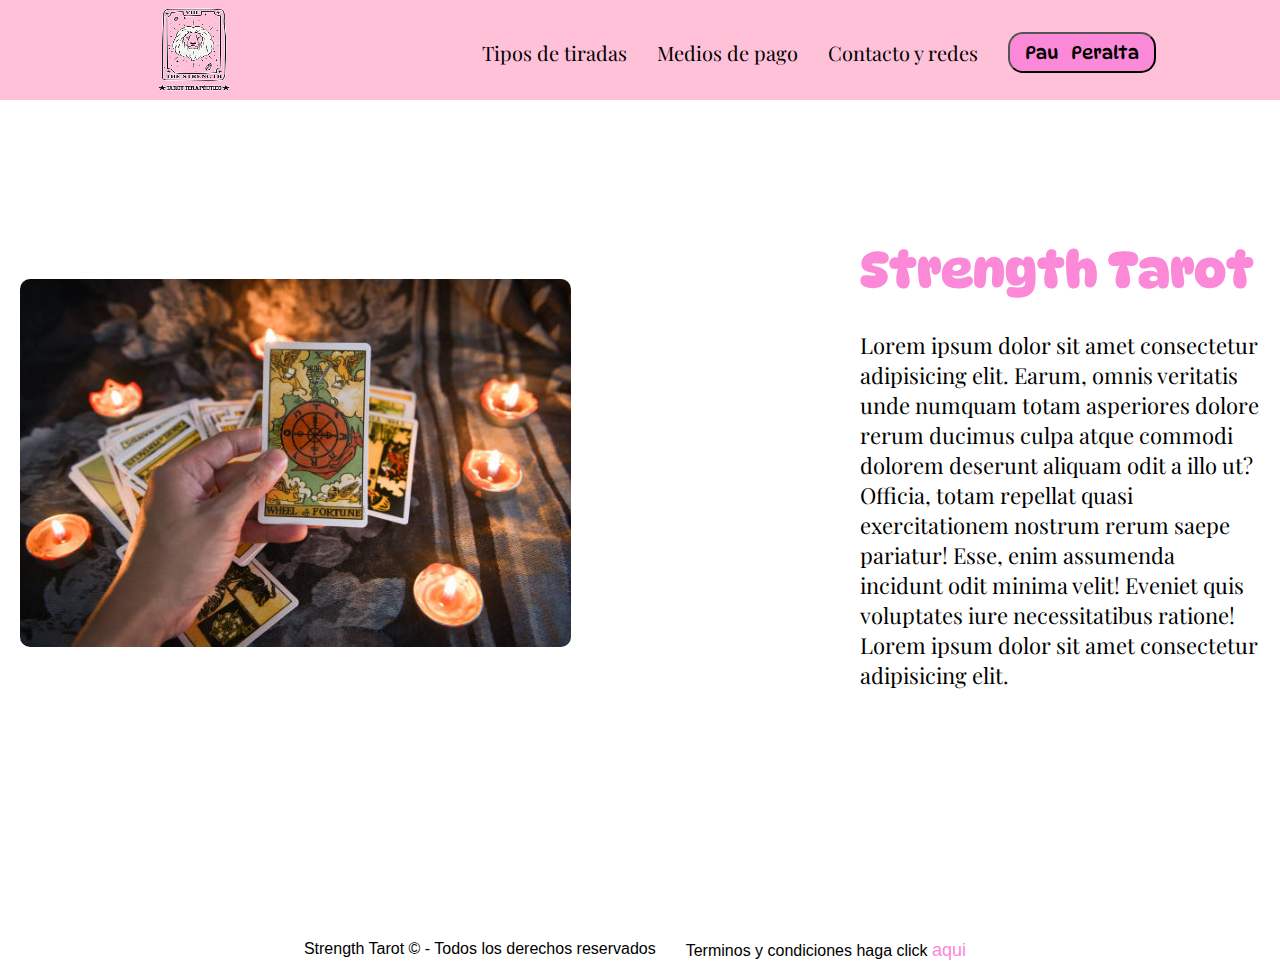
<file: index.html>
<!DOCTYPE html>
<html>

<head>
	<meta charset="utf-8">
	<meta name="viewport" content="width=device-width, initial-scale=1">
	<title>STRENGE TAROT</title>
	<link rel="icon" href="./Asesst/img/strenge.ico">
	<link rel="stylesheet" href="style.css">
	<link rel="stylesheet" href="https://cdnjs.cloudflare.com/ajax/libs/font-awesome/6.1.2/css/all.min.css">
</head>

<body>
	<header class="header">
		<div class="section0">
			<div class="logo">
				<img src="/Asesst/img/strenge.ico" alt="">
			</div>
			<nav class="link">
				<label for="toggle-menu"><i class="fa-solid fa-bars"></i></label>
				<input type="checkbox" name="toggle" id="toggle-menu">

				<ul class="link-items">
					<li><a href="./Asesst/pages/lecturas.html">Tipos de tiradas</a></li>
					<li><a href="./Asesst/pages/mediosdepago.html">Medios de pago</a></li>
					<li> <a href="./Asesst/pages/contacto.html">Contacto y redes</a></li>
					<li><a href="https://api.whatsapp.com/send?phone=+541161770469&text=Bienvenido/a%20a%20Strength%20Tarot.%20%C2%BFCu%C3%A1l%20es%20su%20consulta?"
							target="_blank"><input type="button" value="Pau   Peralta"></a></li>
				</ul>
			</nav>
		</div>
	</header>


	<section class="section">
		<div class="section1">
			<div class="presentation-photo">
				<img src="/Asesst/img/Consultantetarot.jpg" alt="">
			</div>

			<div class="presentation-text">
				<h1>Strength Tarot</h1>
				<p>Lorem ipsum dolor sit amet consectetur adipisicing elit. Earum, omnis veritatis unde numquam totam
					asperiores dolore rerum ducimus culpa atque commodi dolorem deserunt aliquam odit a illo ut?
					Officia,
					totam repellat quasi exercitationem nostrum rerum saepe pariatur! Esse, enim assumenda incidunt odit
					minima velit! Eveniet quis voluptates iure necessitatibus ratione! Lorem ipsum dolor sit amet
					consectetur adipisicing elit.</p>
			</div>
		</div>
	</section>

	<div class="section">

		<footer>
			<div class="rigth-reserved">
				<p>Strength Tarot © - Todos los derechos reservados</p>
				<p>Terminos y condiciones haga click <a href="#">aqui</a></p>
			</div>
		</footer>
	</div>


</body>

</html>
</file>
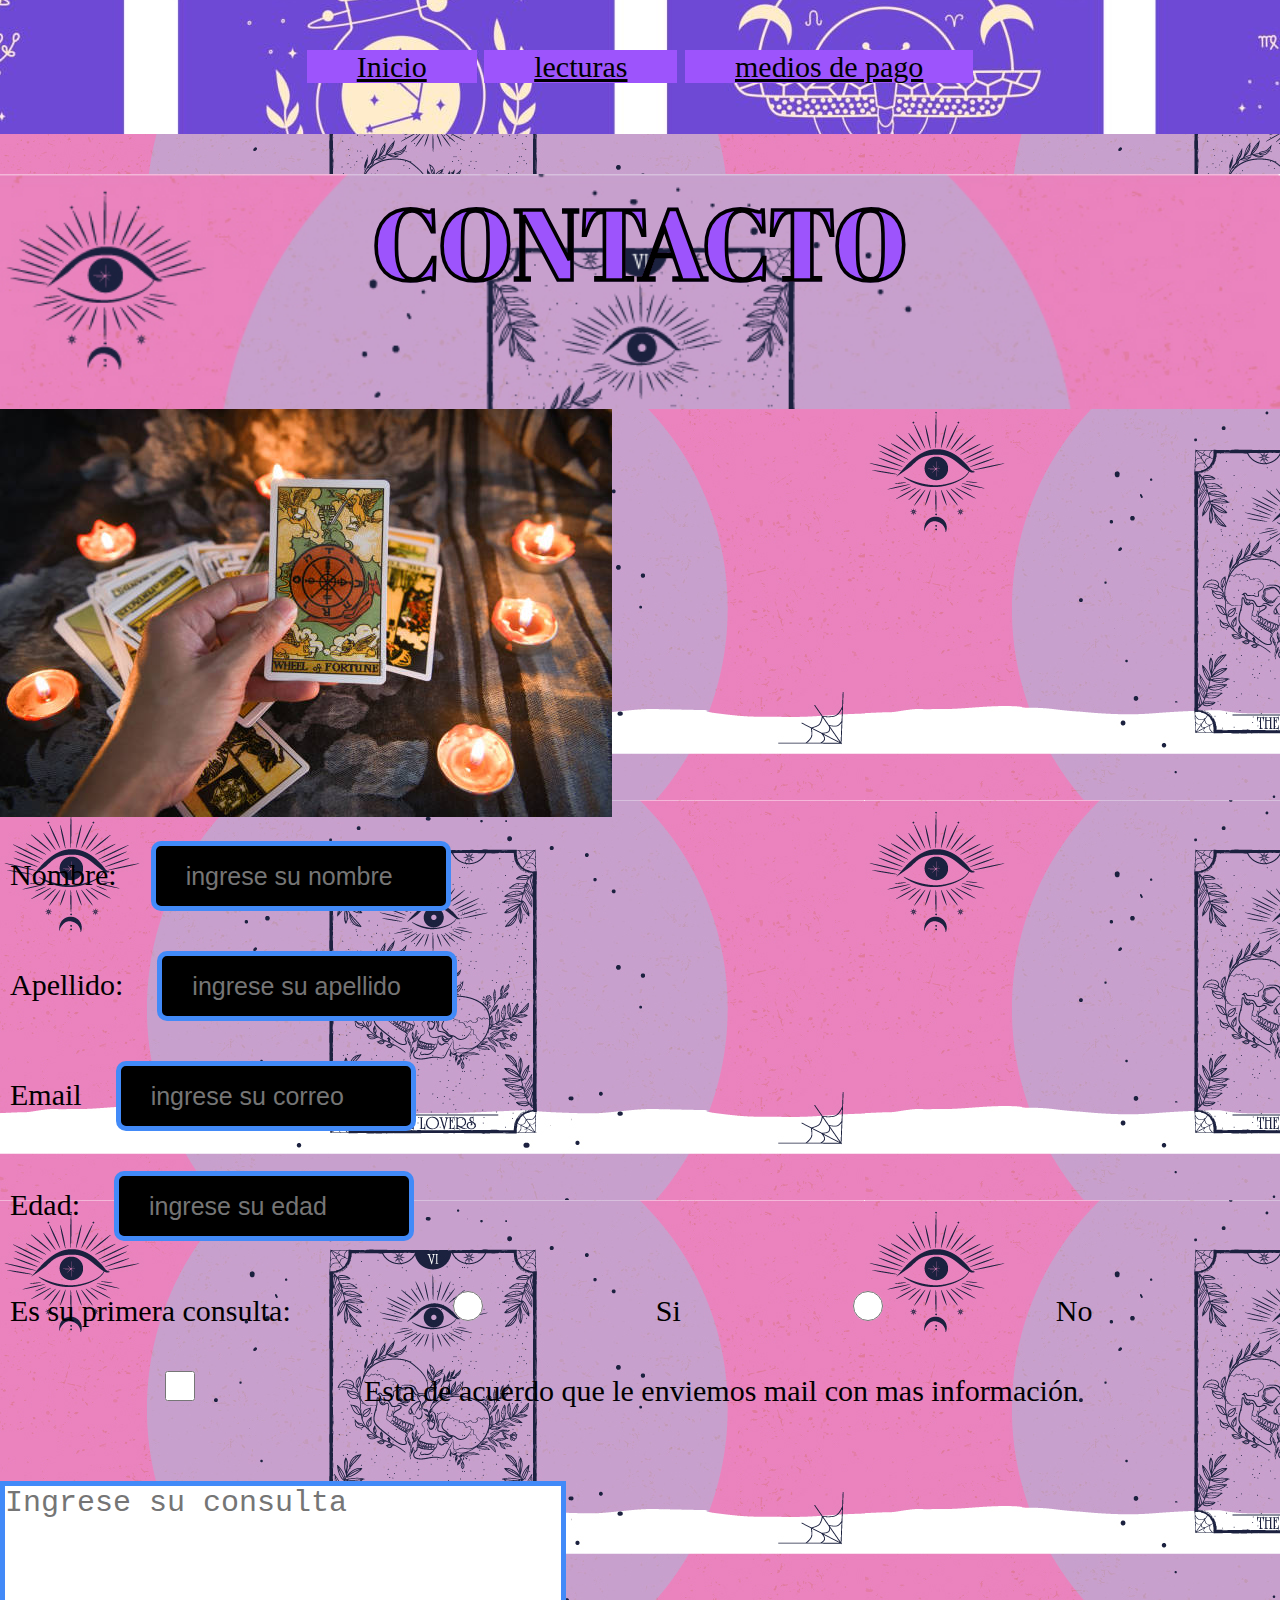
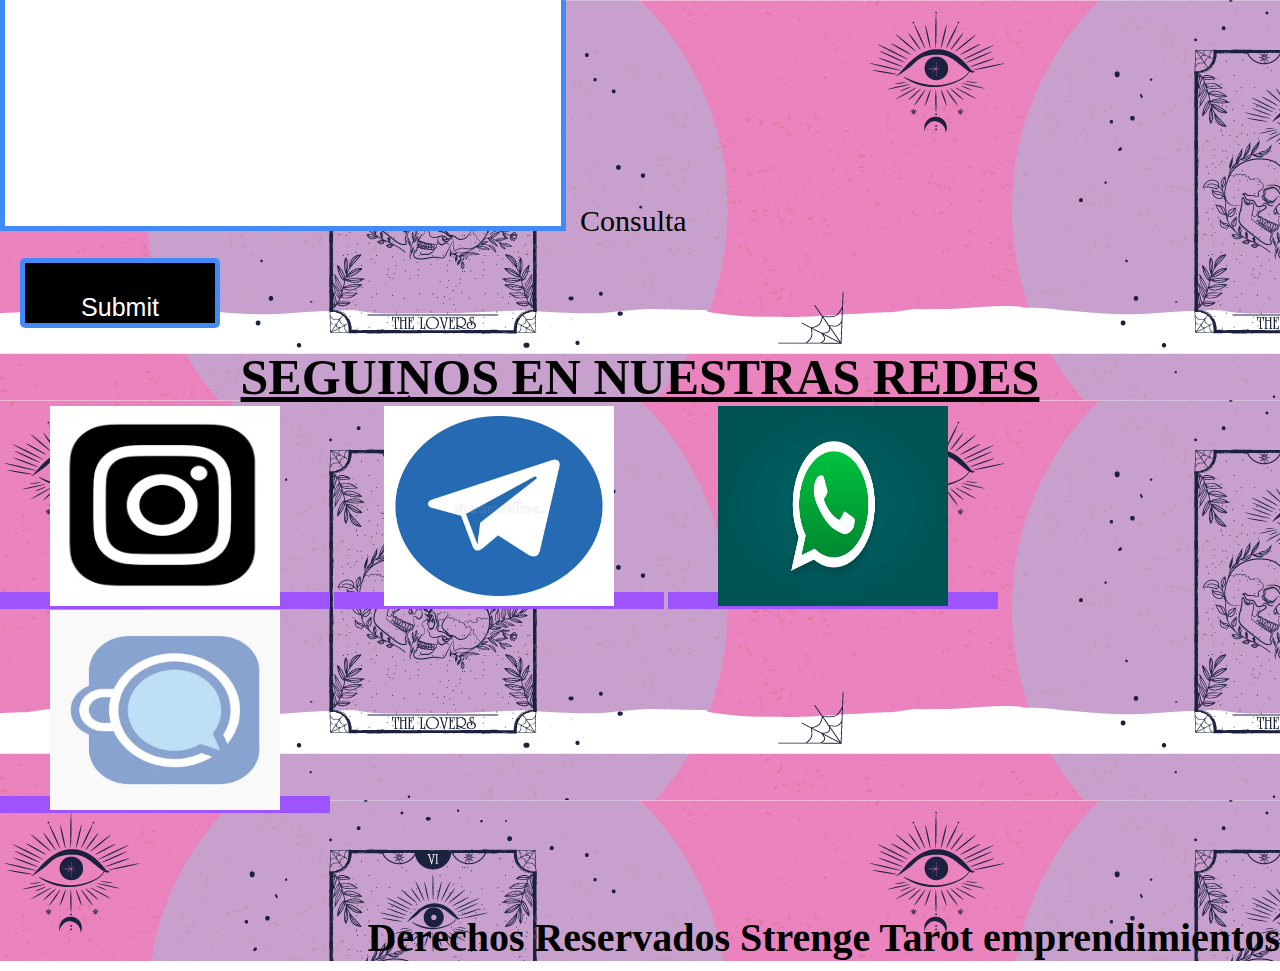
<file: Asesst/pages/contacto.html>
<!DOCTYPE html>
<html>
<head>
	<meta charset="utf-8">
	<meta name="viewport" content="width=device-width, initial-scale=1">
	<title>STRENGE TAROT</title>
	<link rel="icon" href="../img/strenge.ico">
	<link rel="stylesheet" href="contacto.css">
</head>
<body>
<header>
	<nav class="enlaces-contacto">
		<a href="../pages/index.html">Inicio</a>
		<a href="../pages/lecturas.html">lecturas</a>
		<a href="../pages/mediosdepago.html">medios de pago</a>
		</nav>
</header>

<h2>CONTACTO</h2>


	
	<form>
		<img src="../img/Consultantetarot.jpg" alt="consulta" class="img-tarotista">

		<div>
			<label for="nombre">Nombre:</label>
		<input type="text" id="nombre" placeholder="ingrese su nombre" required>
		</div>
	
		<div>
			<label for="apellido">Apellido:</label>
		<input type="text" id="apellido" placeholder="ingrese su apellido" required>
		</div>
	
		<div>
		<label for="email">Email</label>
		<input type="email" name="email" id="email" placeholder="ingrese su correo" required>
		</div>
	
		<div>
			<label for="edad">Edad:</label>
		<input type="number" id="edad" placeholder="ingrese su edad" required>
		</div>

		<div class="input-radio">
			Es su primera consulta:
		<input type="radio" id="primeravez" name="siono" required >
		<label for="primeravez">Si</label>
		<input type="radio" id="primeravez" name="siono"required >
		<label for="primeravez">No</label>
		</div>
	
		<div class="div-checkbox">
		<input type="checkbox" name="checkbox" id="acepto"  class="input-checkbox">
		<label for="acepto">Esta de acuerdo que le enviemos mail con mas información</label>
		</div>
	
		<div>
			<textarea name="consulta" id="consulta" cols="30" rows="10" placeholder="Ingrese su consulta"></textarea>
		<label for="consulta">Consulta</label>
		</div>

		<input type="submit" class="enviar-boton">
	</form>


<h3>SEGUINOS EN NUESTRAS <b>REDES</b></h3>

  <div class="enlaces-redes">
	<a href="https://www.instagram.com/thestrength_tarot/" target="_blank"><img src="../img/Instagram.jpg" alt="instagram" ></a>
    <a href="https://t.me/TheStrength_tarot?fbclid=IwAR1iUQM3x98HXJgN-ANQhbhub8E2kIN1m5pTpjClaNTERY1HOHb2Z-PDjmo" target="_blank"><img src="../img/Telegram.jpg" alt="Telegram"></a>
    <a href="https://api.whatsapp.com/send/?phone=5491161770469&text&app_absent=0" target="_blank"><img src="../img/Whatsapp.jpg" alt="whatsapp"></a>
    <a href="https://cafecito.app/thestrength_tarot?fbclid=IwAR362IQ4DXk4xqevc8MBV5pxcyW3usbIWjwvKUH-Lpv-70rbiMZ3w13NAzY" target="_blank"><img src="../img/Cafecito.jpg" alt="cafecito"></a>
  </div>

<footer>
    <h4>Derechos Reservados Strenge Tarot emprendimientos</h4>
</footer>

</body>
</html>
</file>
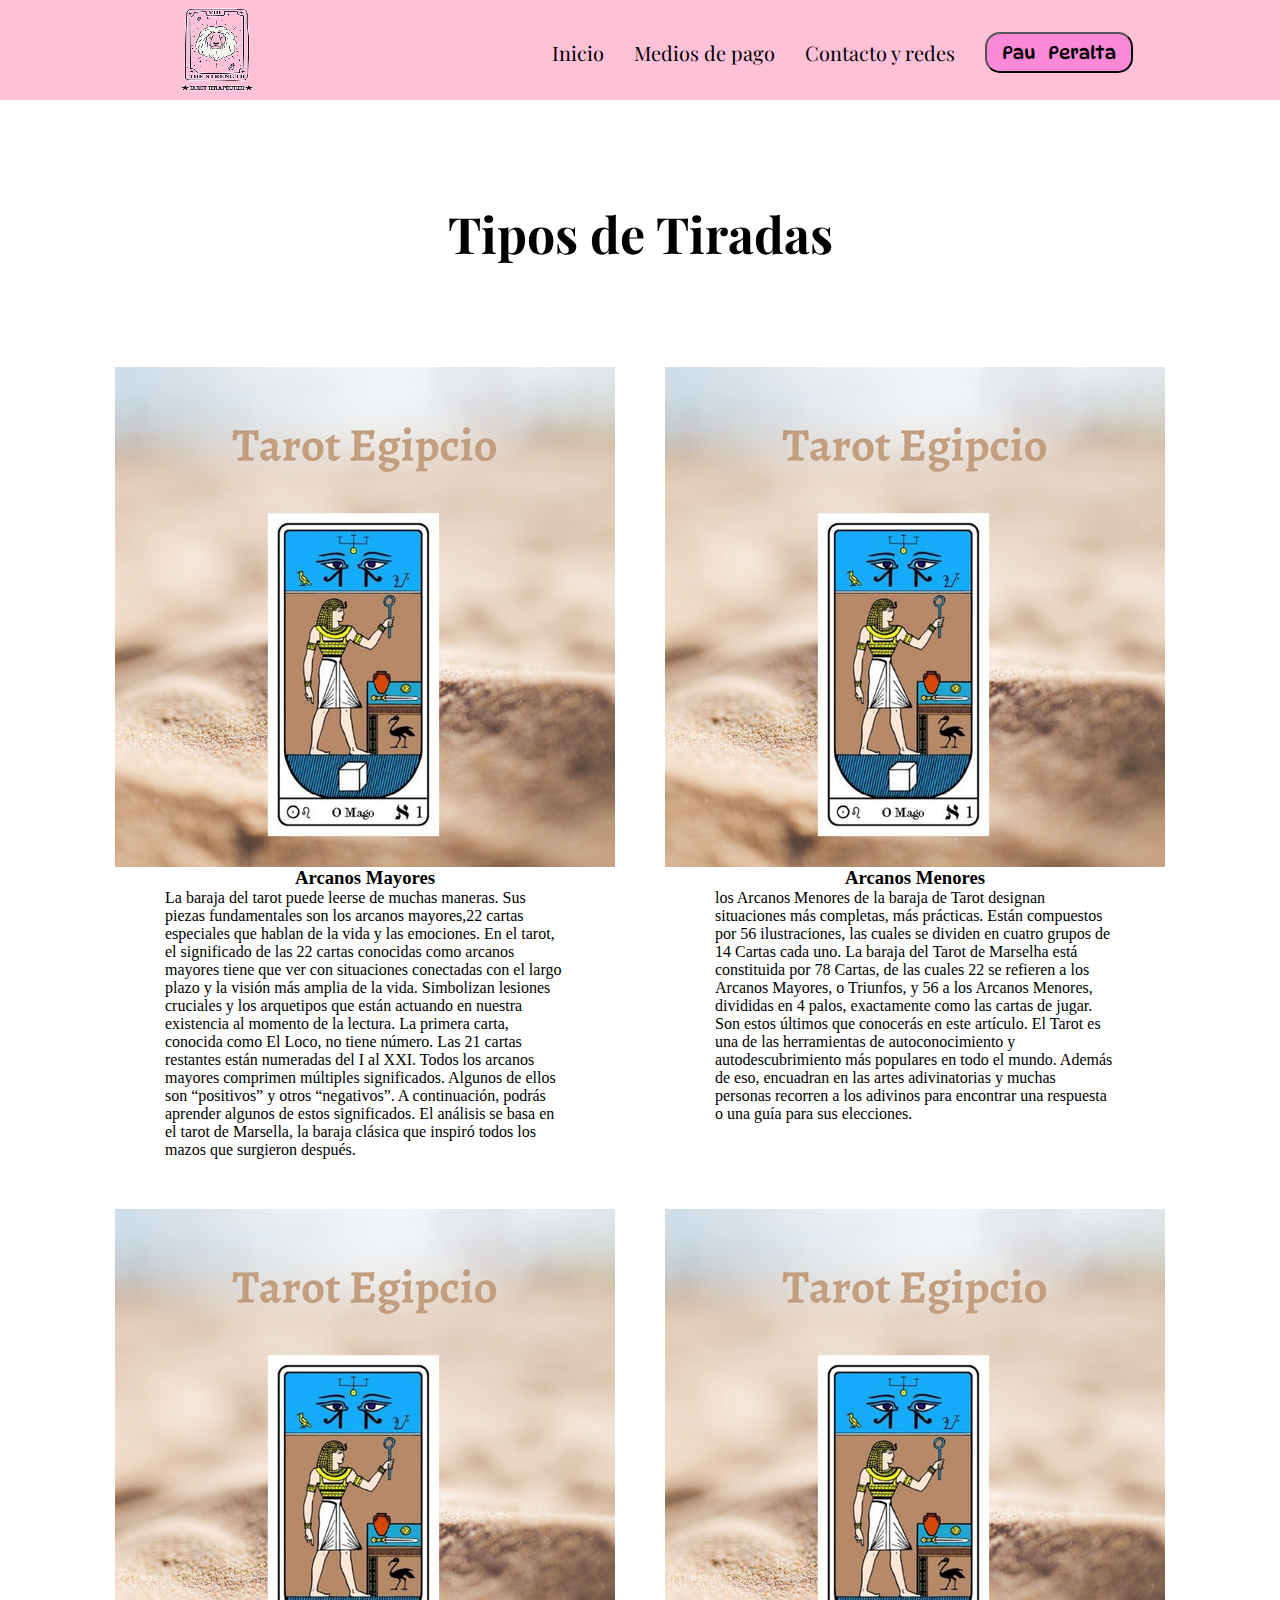
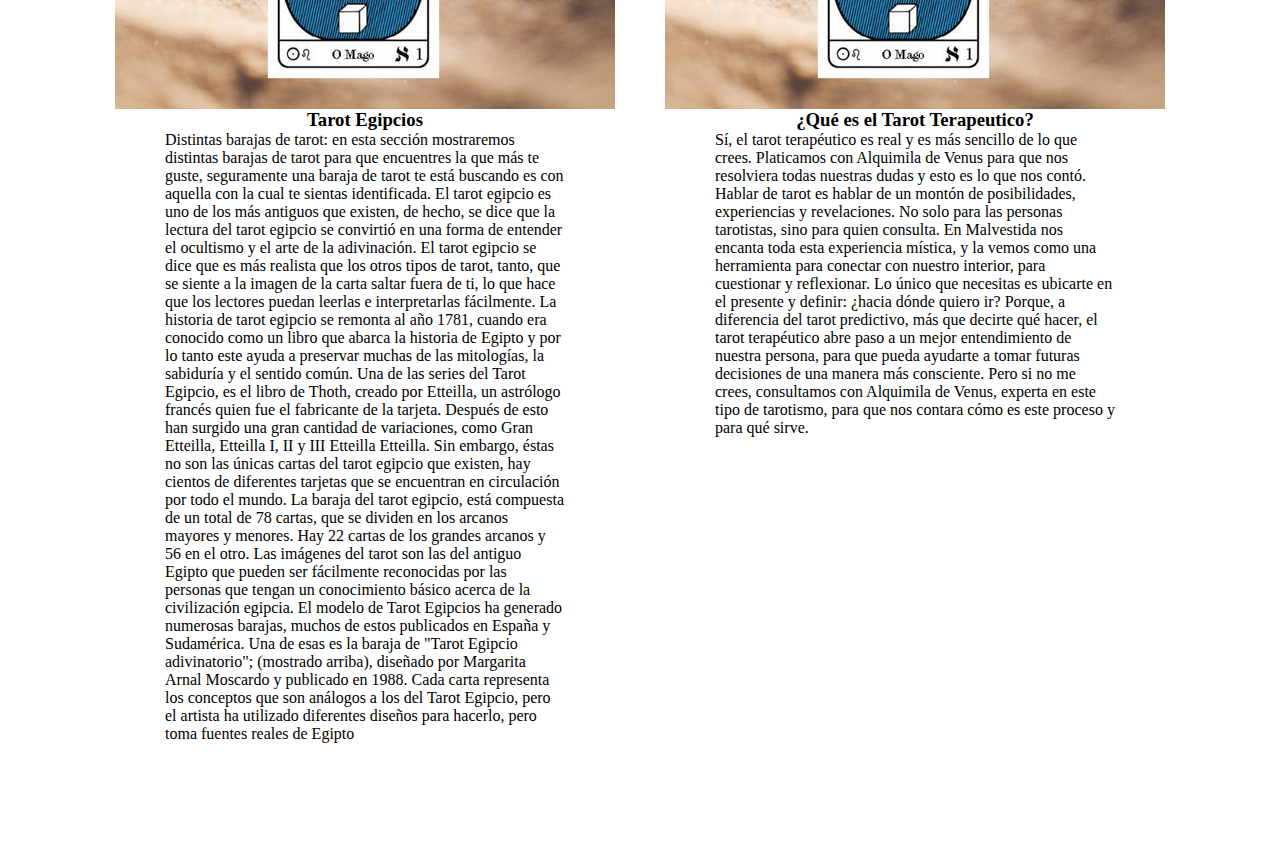
<file: Asesst/pages/lecturas.html>
<!DOCTYPE html>
<html>

<head>
	<meta charset="utf-8">
	<meta name="viewport" content="width=device-width, initial-scale=1">
	<title>STRENGE TAROT</title>
	<link rel="icon" href="../img/strenge.ico">
	<link rel="stylesheet" href="lecturas.css">
	<link rel="stylesheet" href="https://cdnjs.cloudflare.com/ajax/libs/font-awesome/6.1.2/css/all.min.css">
</head>

<body>
	<header class="header">
		<div class="section0">
			<div class="logo">
				<img src="/Asesst/img/strenge.ico" alt="">
			</div>
			<nav class="link">
				<label for="toggle-menu"><i class="fa-solid fa-bars"></i></label>
				<input type="checkbox" name="toggle" id="toggle-menu">

				<ul class="link-items">
					<li><a href="//index.html">Inicio
					<li><a href="./Asesst/pages/mediosdepago.html">Medios de pago</a></li>
					<li> <a href="./Asesst/pages/contacto.html">Contacto y redes</a></li>
					<li><a href="https://api.whatsapp.com/send?phone=+541161770469&text=Bienvenido/a%20a%20Strength%20Tarot.%20%C2%BFCu%C3%A1l%20es%20su%20consulta?"
							target="_blank"><input type="button" value="Pau   Peralta"></a></li>
				</ul>
			</nav>
		</div>
	</header>

	<section class="section1">
		<div class="section-cards">
			<h2>Tipos de Tiradas</h2>

			<div class="card">
				<div class="cards">
					<img src="/Asesst/img/Tarot-egipcio.jpg" alt="">
					<h3>Arcanos Mayores</h3>
					<p>La baraja del tarot puede leerse de muchas maneras. Sus piezas fundamentales son los arcanos
						mayores,22
						cartas especiales que hablan de la vida y las emociones.
						En el tarot, el significado de las 22 cartas conocidas como arcanos mayores tiene que ver con
						situaciones
						conectadas con el largo plazo y la visión más amplia de la vida. Simbolizan lesiones cruciales y
						los
						arquetipos que están actuando en nuestra existencia al momento de la lectura. La primera carta,
						conocida
						como El Loco, no tiene número. Las 21 cartas restantes están numeradas del I al XXI. Todos los
						arcanos
						mayores comprimen múltiples significados. Algunos de ellos son “positivos” y otros “negativos”.
						A
						continuación, podrás aprender algunos de estos significados. El análisis se basa en el tarot de
						Marsella, la
						baraja clásica que inspiró todos los mazos que surgieron después.
					</p>
				</div>

				<div class="cards">
					<img src="/Asesst/img/Tarot-egipcio.jpg" alt="">
					<h3>Arcanos Menores</h3>
					<p>
						los Arcanos Menores de la baraja de Tarot designan situaciones más completas, más prácticas.
						Están
						compuestos por 56 ilustraciones, las cuales se dividen en cuatro grupos de 14 Cartas cada uno.
						La baraja del Tarot de Marselha está constituida por 78 Cartas, de las cuales 22 se refieren a
						los Arcanos
						Mayores, o Triunfos, y 56 a los Arcanos Menores, divididas en 4 palos, exactamente como las
						cartas de jugar.
						Son estos últimos que conocerás en este artículo.
						El Tarot es una de las herramientas de autoconocimiento y autodescubrimiento más populares en
						todo el mundo.
						Además de eso, encuadran en las artes adivinatorias y muchas personas recorren a los adivinos
						para encontrar
						una respuesta o una guía para sus elecciones.
					</p>
				</div>


				<div class="cards">
					<img src="/Asesst/img/Tarot-egipcio.jpg" alt="">
					<h3>Tarot Egipcios</h3>
					<p>
						Distintas barajas de tarot: en esta sección mostraremos distintas barajas de tarot para que
						encuentres la
						que más te guste, seguramente una baraja de tarot te está buscando es con aquella con la cual te
						sientas
						identificada.

						El tarot egipcio es uno de los más antiguos que existen, de hecho, se dice que la lectura del
						tarot egipcio
						se convirtió en una forma de entender el ocultismo y el arte de la adivinación. El tarot egipcio
						se dice que
						es más realista que los otros tipos de tarot, tanto, que se siente a la imagen de la carta
						saltar fuera de
						ti, lo que hace que los lectores puedan leerlas e interpretarlas fácilmente.

						La historia de tarot egipcio se remonta al año 1781, cuando era conocido como un libro que
						abarca la
						historia de Egipto y por lo tanto este ayuda a preservar muchas de las mitologías, la sabiduría
						y el sentido
						común. Una de las series del Tarot Egipcio, es el libro de Thoth, creado por Etteilla, un
						astrólogo francés
						quien fue el fabricante de la tarjeta.

						Después de esto han surgido una gran cantidad de variaciones, como Gran Etteilla, Etteilla I, II
						y III
						Etteilla Etteilla. Sin embargo, éstas no son las únicas cartas del tarot egipcio que existen,
						hay cientos de
						diferentes tarjetas que se encuentran en circulación por todo el mundo. La baraja del tarot
						egipcio, está
						compuesta de un total de 78 cartas, que se dividen en los arcanos mayores y menores. Hay 22
						cartas de los
						grandes arcanos y 56 en el otro. Las imágenes del tarot son las del antiguo Egipto que pueden
						ser fácilmente
						reconocidas por las personas que tengan un conocimiento básico acerca de la civilización
						egipcia.

						El modelo de Tarot Egipcios ha generado numerosas barajas, muchos de estos publicados en España
						y
						Sudamérica. Una de esas es la baraja de "Tarot Egipcio adivinatorio"; (mostrado arriba),
						diseñado por
						Margarita Arnal Moscardo y publicado en 1988. Cada carta representa los conceptos que son
						análogos a los del
						Tarot Egipcio, pero el artista ha utilizado diferentes diseños para hacerlo, pero toma fuentes
						reales de
						Egipto
					</p>
				</div>


				<div class="cards">
					<img src="/Asesst/img/Tarot-egipcio.jpg" alt="">
					<h3>¿Qué es el Tarot Terapeutico?</h3>

					<p>
						Sí, el tarot terapéutico es real y es más sencillo de lo que crees. Platicamos con Alquimila de
						Venus para
						que nos resolviera todas nuestras dudas y esto es lo que nos contó.

						Hablar de tarot es hablar de un montón de posibilidades, experiencias y revelaciones. No solo
						para las
						personas tarotistas, sino para quien consulta.

						En Malvestida nos encanta toda esta experiencia mística, y la vemos como una herramienta para
						conectar con
						nuestro interior, para cuestionar y reflexionar. Lo único que necesitas es ubicarte en el
						presente y
						definir: ¿hacia dónde quiero ir?

						Porque, a diferencia del tarot predictivo, más que decirte qué hacer, el tarot terapéutico abre
						paso a un
						mejor entendimiento de nuestra persona, para que pueda ayudarte a tomar futuras decisiones de
						una manera más
						consciente.

						Pero si no me crees, consultamos con Alquimila de Venus, experta en este tipo de tarotismo, para
						que nos
						contara cómo es este proceso y para qué sirve.
					</p>
				</div>
			</div>
		</div>
	</section>
</body>

</html>
</file>
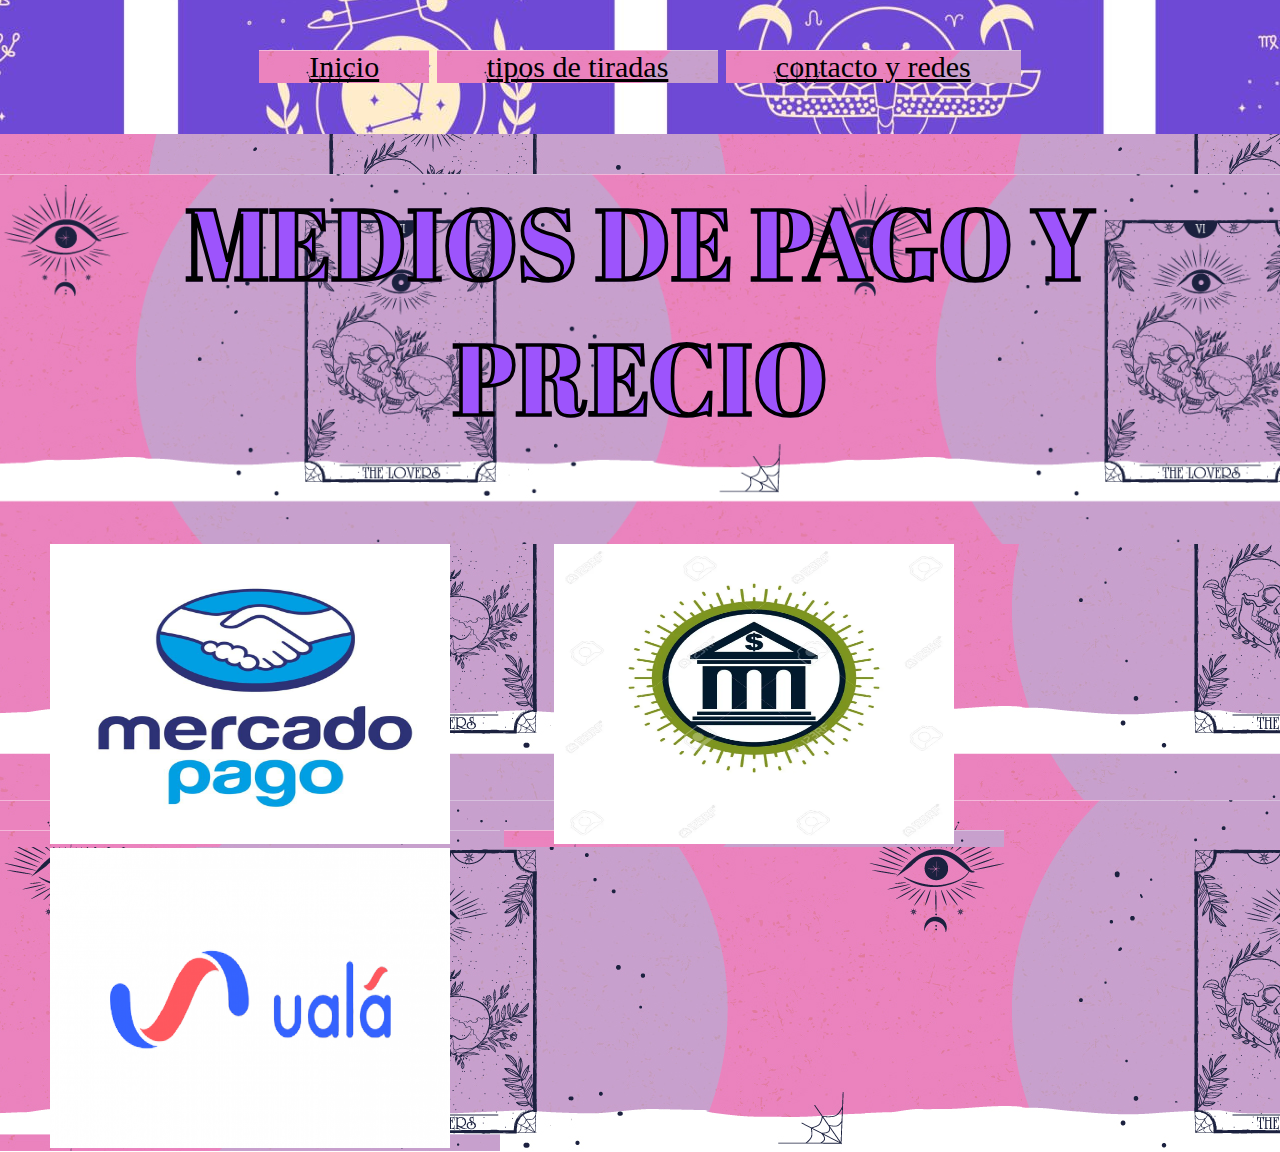
<file: Asesst/pages/mediosdepago.html>
<!DOCTYPE html>
<html>
<head>
	<meta charset="utf-8">
	<meta name="viewport" content="width=device-width, initial-scale=1">
	<title>STRENGE TAROT</title>
	<link rel="icon" href="../img/strenge.ico">
	<link rel="stylesheet" href="pagos.css">
</head>
<body>
<head>
	<nav class="enlaces-pagos">
	    <a href="../pages/index.html">Inicio</a>
		<a href="../pages/lecturas.html" target="_blank">tipos de tiradas</a>
		<a href="../pages/contacto.html">contacto y redes</a>
	</nav>
</head>

<h2>MEDIOS DE PAGO Y PRECIO</h2>

<a href="https://www.mercadopago.com.ar/" target="_blank"><img src="../img/logomercadopago.jpg" alt="Mercadopago"></a>
<a href="https://www.santander.com.ar/" target="_blank"><img src="../img/logobanco.jpg" alt="Banco"></a>
<a href="https://www.uala.com.ar/" target="_blank"><img src="../img/uala.jpg" alt="uala"></a>

</table>
</body>
</html>
</file>
<file: style.css>
@import url('https://fonts.googleapis.com/css2?family=Caveat:wght@600&family=Dancing+Script&family=DynaPuff&family=Gloria+Hallelujah&family=Josefin+Sans:wght@500&family=Lobster+Two:ital,wght@1,700&family=Playfair+Display:ital,wght@1,500&family=Poppins:ital,wght@1,200&family=Raleway:wght@700&display=swap');

* {
	padding: 0;
	margin: 0;
	box-sizing: border-box;
	text-decoration: none;
	list-style: none;
}

body {
	width: 100%;
	height: 100%;
}

.section {
	width: 100%;
	height: 100%;
}

/* header */

.header {
	width: 100%;
	height: 100px;
	background-color: #ffc1d8;
	padding: 0 15px;
	position: fixed;
}

.section0 {
	display: flex;
	justify-content: space-around;
	align-items: center;
	margin: 0 auto;
}

.logo img {
	width: 140px;
	height: 100px;
}

.link-items {
	display: flex;
	justify-content: space-around;
	align-items: center;
	gap: 30px;
}

.link-items a {
	color: #000000;
	font-size: 20px;
	font-family: 'playfair display';
}

.link-items a:hover {
	text-decoration: underline;
}

#toggle-menu {
	display: none;
}

.link i {
	display: none;
	color: #f4f5f0;
	font-size: 40px;
}

input[type='button'] {
	background-color: #fc89d8;
	padding: 8px 15px;
	font-size: 18px;
	color: black;
	border-radius: 15px;
	cursor: pointer;
	font-family: 'DynaPuff';
}

@media (max-width: 1103px) {
	.section0 {
		justify-content: space-between;
		padding: 0 30px;
	}

	.link i {
		display: block;
		cursor: pointer;
	}

	.link-items {
		position: absolute;
		flex-direction: column;
		justify-content: space-around;
		top: 100px;
		right: 0;
		height: calc(100vh - 100px);
		z-index: 1000;
		display: none;
		width: 100%;
		background-color: #ffc1d8;
		transition: all 0.5s linear;
	}

	#toggle-menu:checked + .link-items {
		display: flex;
	}
}

/* seccion 1 */

.section1 {
	max-width: 1300px;
	width: 100%;
	height: 100%;
	margin: 0 auto;
	display: flex;
	gap: 50px;
	justify-content: space-between;
	align-items: center;
	padding: 240px 20px;
}

.presentation-photo img {
	width: 90%;
	border-radius: 10px;
}

.presentation-text {
	max-width: 400px;
}

.presentation-text h1 {
	font-size: 50px;
	color: #fc89d8;
	margin-bottom: 30px;
	font-family: 'DynaPuff';
}

.presentation-text p {
	font-size: 22px;
	font-family: 'playfair display';
}

@media (max-width: 1101px) {
	.section1 {
		flex-direction: column;
		justify-content: center;
		padding-bottom: 100px;
	}

	.presentation-photo {
		display: flex;
		justify-content: center;
	}

	.presentation-text h1 {
		text-align: center;
	}

	.presentation-text p {
		align-items: center;
	}
}

/* footer */

footer {
	width: 100%;
	height: 100%;
	padding: 10px 20px 10px 10px;
}

.rigth-reserved {
	display: flex;
	justify-content: center;
	gap: 30px;
}

.rigth-reserved p {
	font-family: sans-serif;
	text-align: center;
}

.rigth-reserved a {
	color: #fc89d8;
	font-size: 18px;
}

.rigth-reserved a:hover {
	text-decoration: underline;
}

@media (max-width: 775px) {
	.rigth-reserved {
		flex-direction: column;
		align-items: center;
	}
}
</file>
<file: Asesst/pages/contacto.css>
@import url('https://fonts.googleapis.com/css2?family=Abril+Fatface&family=Alfa+Slab+One&family=Oleo+Script:wght@700&family=Patrick+Hand&family=Source+Code+Pro:ital,wght@1,600&display=swap');

*{
padding:0;
margin:0;
box-sizing: border-box;
}


body{
    background-image: url(../img/fondoprincipal.jpg);

}
.enlaces-contacto{
    padding: 50px;
    margin-bottom: 40px;
    text-align: center;
    font-size: 30px;
    background-image: url(../img/banner.jpg);
    background-position: center;
    background-size: auto;
}

a {
    padding:0 50px 0 50px;
    background-color: rgb(157, 84, 252);
    color: black;
}

h2 {
    text-align: center;
    font-size: 100px;
    padding-bottom: 100px;
    font-family: 'abril fatface';
    background-image: url(../img/fondoprincipal.jpg);
    background-size: cover;
    color: rgb(157, 84, 252);
    -webkit-text-stroke:0.5px #000;
    }
input {
    width: 300px;
    height: 30px;
    font-size: 25px;
    border-radius: 10px;
    border: 5px solid rgb(66, 138, 248);
    padding: 30px;
    background-color: #000;
    color: #fff;
    margin: 20px 20px 20px;
        
}
    
    

    label {
        font-size: 30px;
        margin: 10px;
    }

    .input-radio {
        font-size: 30px;
        margin: 10px;
    }

    .div-checkbox {
    margin: 10px;
    }

    .enviar-boton {
        width: 200px;
        height: 10px;
        border-radius: 5px;
        border: 5px solid rgb(66, 138, 248);
    }


h3 {
    font-size: 50px;
    text-align: center;
    text-decoration: underline;
}

.enlaces-redes img {
    width: 230px;
    height: 200px;
}

textarea {
    resize: none;
    font-size: 30px;
    color: rgb(96, 152, 255);
    border: 5px solid rgb(66, 138, 248);
    margin-top: 50px;
}

footer {
    font-size: 40px;
    text-align: right;
    margin-top:100px ;
}
</file>
<file: Asesst/pages/lecturas.css>
@import url('https://fonts.googleapis.com/css2?family=Caveat:wght@600&family=Dancing+Script&family=DynaPuff&family=Gloria+Hallelujah&family=Josefin+Sans:wght@500&family=Lobster+Two:ital,wght@1,700&family=Playfair+Display:ital,wght@1,500&family=Poppins:ital,wght@1,200&family=Raleway:wght@700&display=swap');

* {
	padding: 0;
	margin: 0;
	box-sizing: border-box;
	text-decoration: none;
	list-style: none;
}

body {
	width: 100%;
	height: 100%;
}

/* header */

.header {
	width: 100%;
	height: 100px;
	background-color: #ffc1d8;
	padding: 0 15px;
	position: sticky;
}

.section0 {
	display: flex;
	justify-content: space-around;
	align-items: center;
	margin: 0 auto;
}

.logo img {
	width: 140px;
	height: 100px;
}

.link-items {
	display: flex;
	justify-content: space-around;
	align-items: center;
	gap: 30px;
}

.link-items a {
	color: #000000;
	font-size: 20px;
	font-family: 'playfair display';
}

.link-items a:hover {
	text-decoration: underline;
}

#toggle-menu {
	display: none;
}

.link i {
	display: none;
	color: #f4f5f0;
	font-size: 40px;
}

input[type='button'] {
	background-color: #fc89d8;
	padding: 8px 15px;
	font-size: 18px;
	color: black;
	border-radius: 15px;
	cursor: pointer;
	font-family: 'DynaPuff';
}

@media (max-width: 1103px) {
	.section0 {
		justify-content: space-between;
		padding: 0 30px;
	}

	.link i {
		display: block;
		cursor: pointer;
	}

	.link-items {
		position: absolute;
		flex-direction: column;
		justify-content: space-around;
		top: 100px;
		right: 0;
		height: calc(100vh - 100px);
		z-index: 1000;
		display: none;
		width: 100%;
		background-color: #ffc1d8;
		transition: all 0.5s linear;
	}

	#toggle-menu:checked + .link-items {
		display: flex;
	}
}

.section1 {
	width: 100%;
	height: 100%;
}

.section-cards {
	width: 100%;
	max-width: 1300px;
	margin: 0 auto;
	display: flex;
	flex-direction: column;
	align-items: center;
	justify-content: center;
	gap: 100px;
	padding: 100px 20px;
}

.section-cards h2 {
	font-size: 50px;
	font-family: 'Playfair Display';
}

.card {
	display: flex;
	flex-wrap: wrap;
	justify-content: center;
	align-items: baseline;
	gap: 50px;
}

.cards {
	display: flex;
	flex-direction: column;
	align-items: center;
	justify-content: center;
}

.cards p {
	max-width: 400px;
}
</file>
<file: Asesst/pages/pagos.css>
@import url('https://fonts.googleapis.com/css2?family=Abril+Fatface&family=Alfa+Slab+One&family=Oleo+Script:wght@700&family=Patrick+Hand&family=Source+Code+Pro:ital,wght@1,600&display=swap');

* {
padding:0;
margin:0;
box-sizing: border-box;
background-color: rgb(237, 103, 237);
background-image: url(../img/fondoprincipal.jpg);
}

.enlaces-pagos{
    padding: 50px;
    margin-bottom: 40px;
    text-align: center;
    font-size: 30px;
    background-image: url(../img/banner.jpg);
    background-position: center;
    background-size: auto;
}

a {
    
    padding:0 50px 0 50px;
    background-color: rgb(157, 84, 252);
    color: black;
}

h2 {
    text-align: center;
    font-size: 100px;
    padding-bottom: 100px;
    font-family: 'abril fatface';
    background-image: url(../img/fondoprincipal.jpg);
    background-size: contain;
    color: rgb(157, 84, 252);
    -webkit-text-stroke:0.5px #000;
    }

    img {
        width: 400px;
        height: 300px;
       
       
       

        
        
    }
</file>
